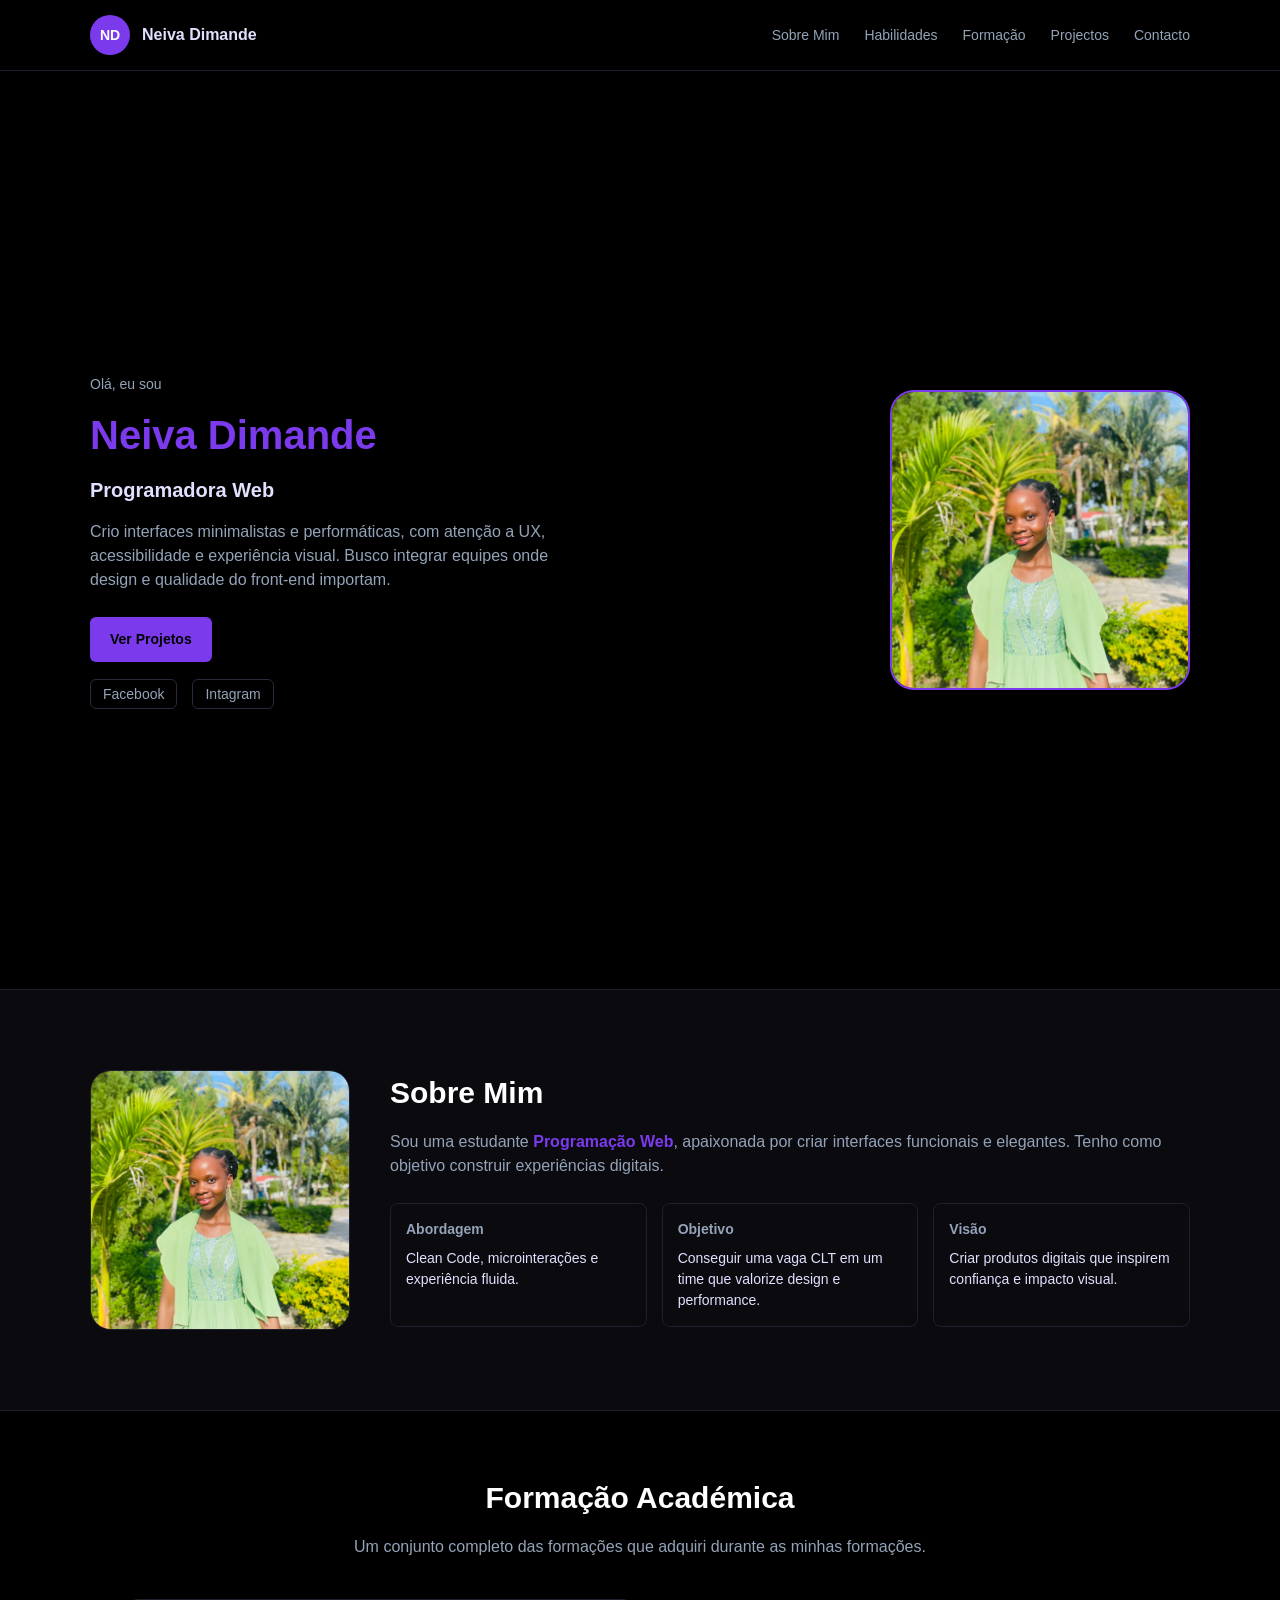
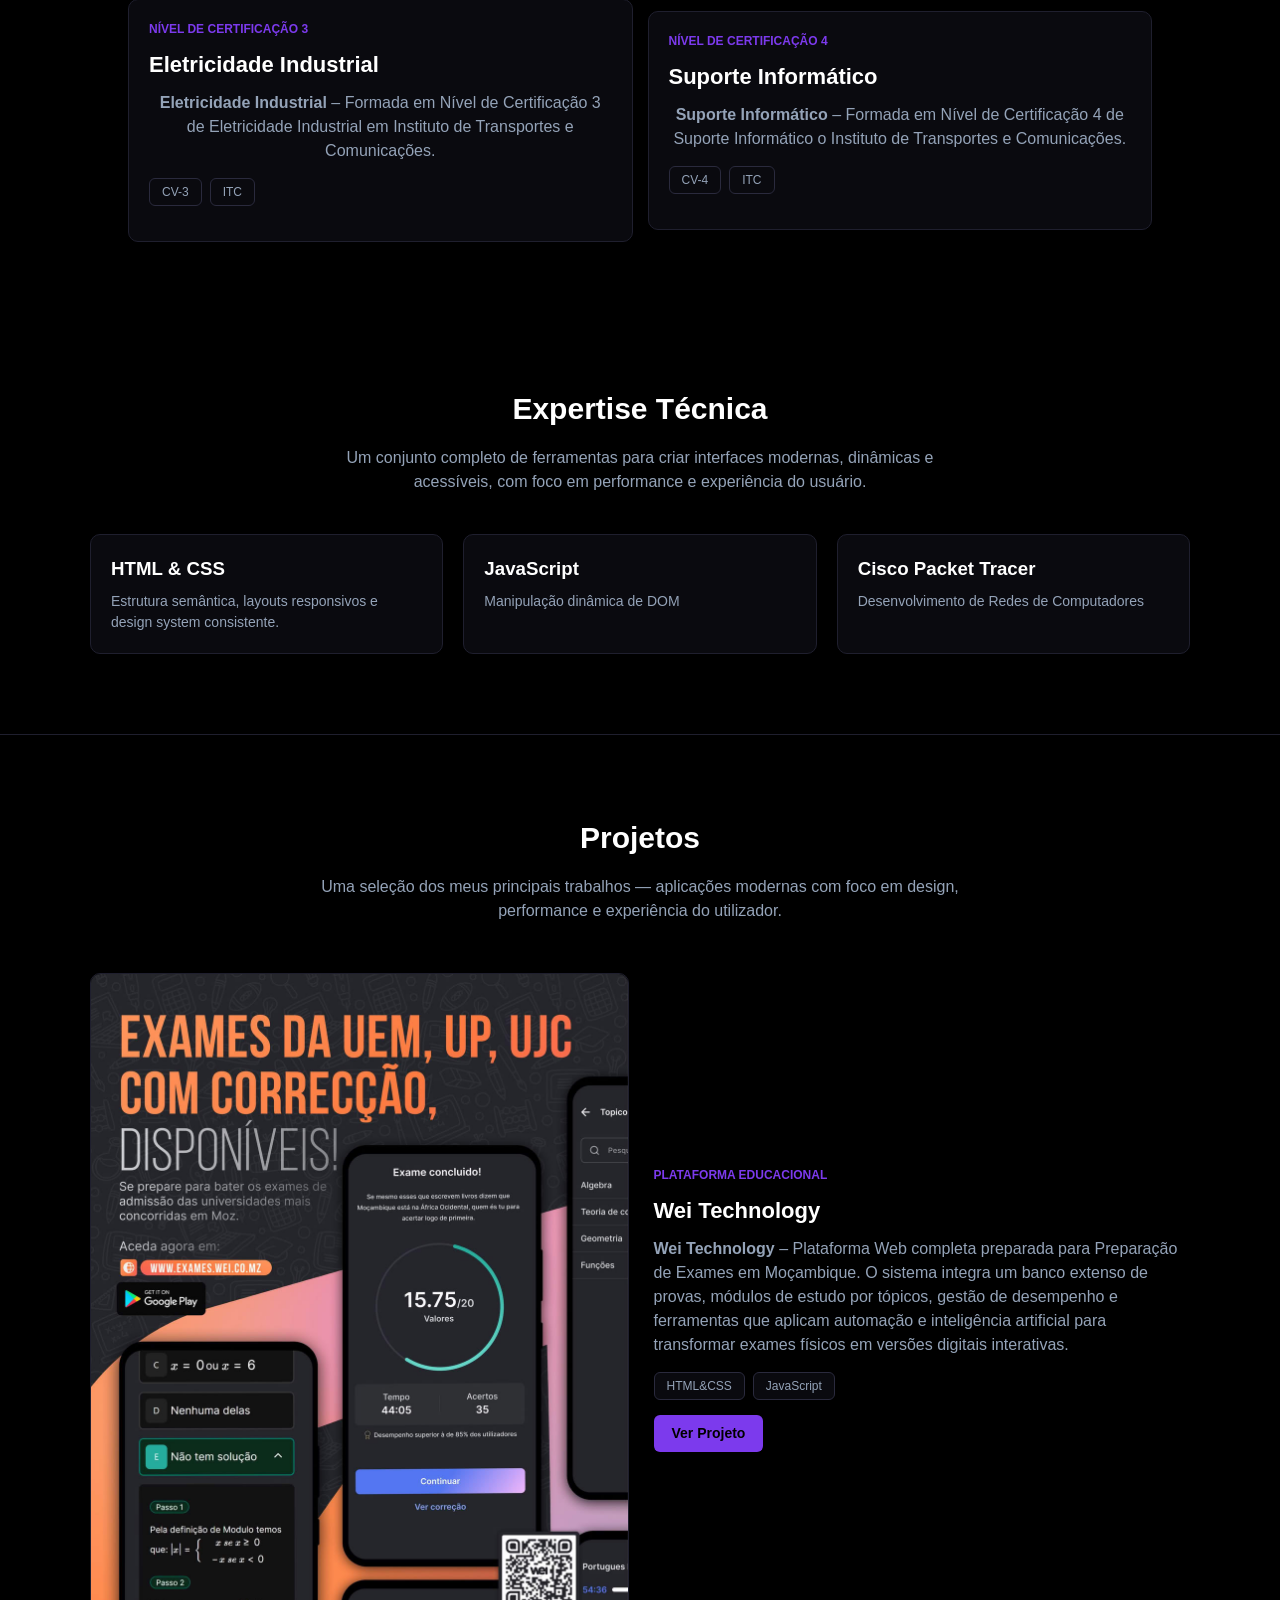
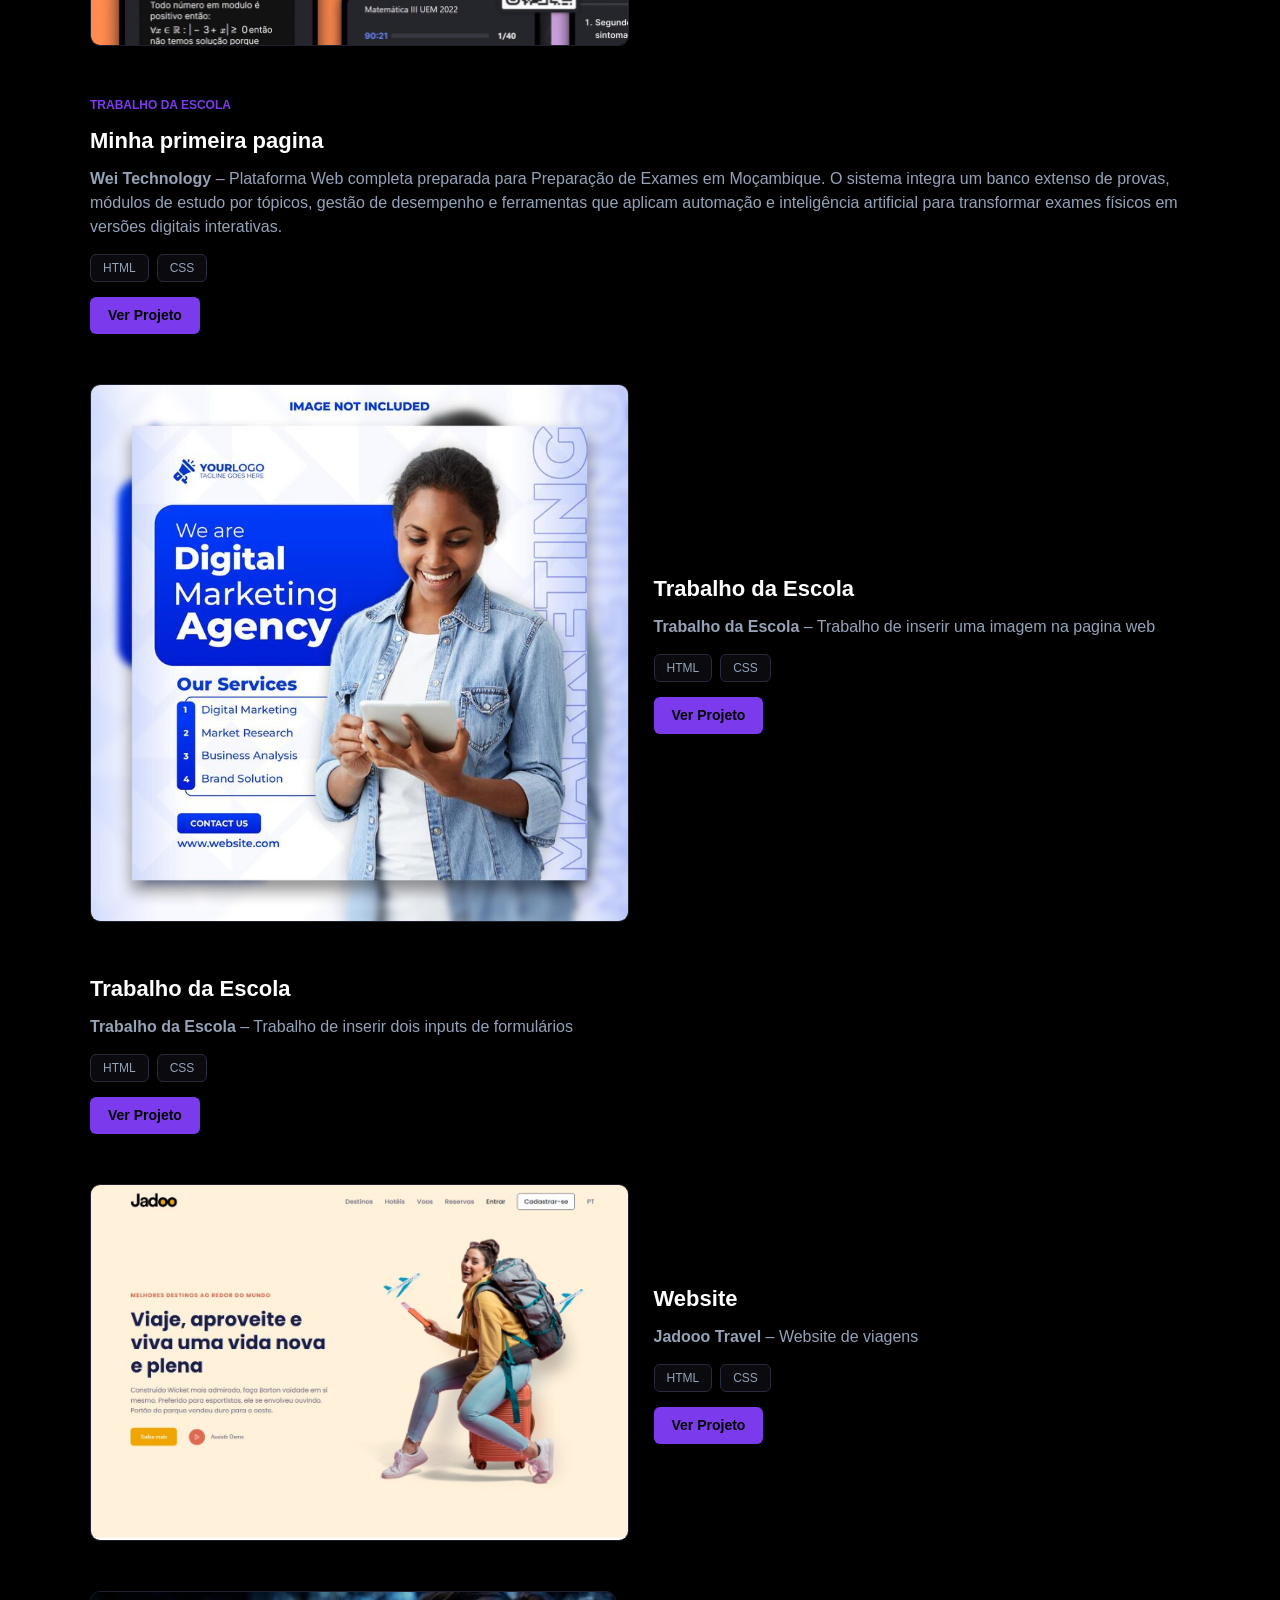
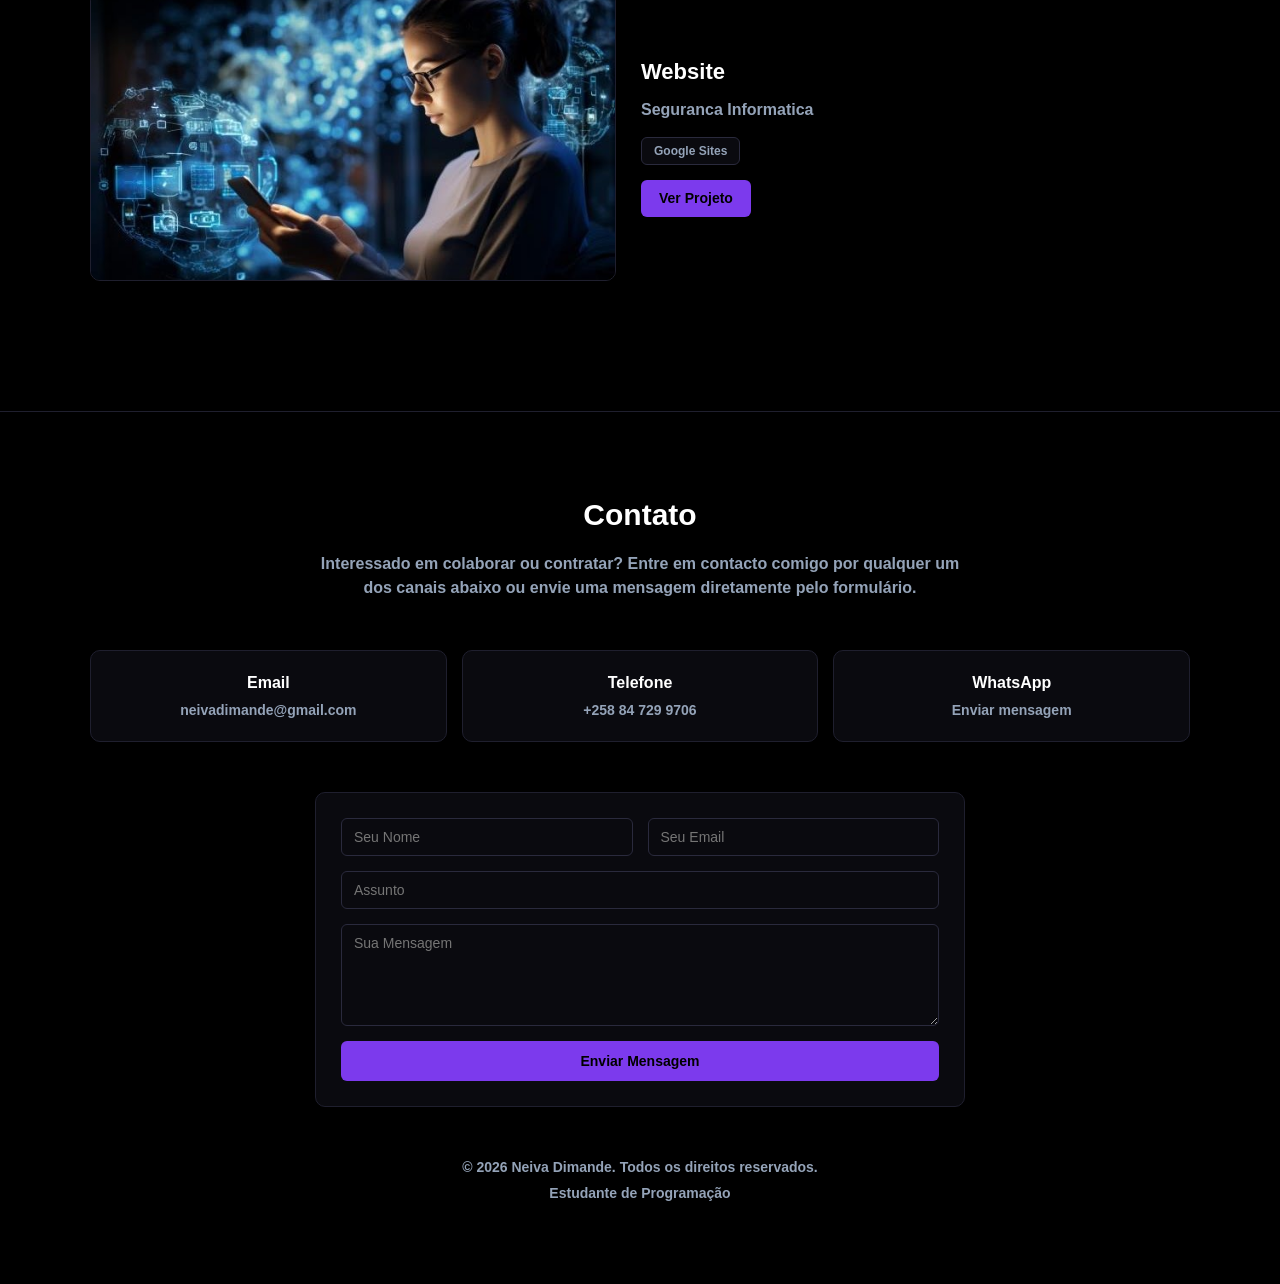
<file: index.html>
<!doctype html>
<html lang="pt">

<head>
    <meta charset="UTF-8" />
    <meta name="viewport" content="width=device-width, initial-scale=1.0" />
    <meta name="description" content="Portfólio de Allan Filimão Zita — Front-End Developer (UI)." />
    <title>Neiva Dimande</title>

    <link rel="shortcut icon" href="/assets/" type="image/x-icon">
    <link rel="stylesheet" href="style.css">
</head>

<body>

    <a href="#main" class="skip-link">Ir para o conteúdo</a>

    <header class="site-header">
        <nav id="site-nav" class="site-nav">
            <div class="nav-container">
                <div class="nav-brand">
                    <a href="#hero" class="brand-link" aria-label="Neiva Dimande">
                        <div class="brand-logo">
                            <span class="brand-initials">ND</span>
                        </div>
                        <span class="brand-name">Neiva Dimande</span>
                    </a>
                </div>

                <ul class="nav-links" role="menubar">
                    <li><a class="nav-link" href="#sobre-mim">Sobre Mim</a></li>
                    <li><a class="nav-link" href="#habilidades">Habilidades</a></li>
                    <li><a class="nav-link" href="#formation-section">Formação</a></li>
                    <li><a class="nav-link" href="#projectos">Projectos</a></li>
                    <li><a class="nav-link" href="#contacto">Contacto</a></li>
                </ul>

                <div class="nav-mobile-trigger">
                    <button id="mobile-toggle" aria-label="Abrir menu" class="mobile-toggle-btn">
                        <span class="menu-bar"></span>
                        <span class="menu-bar"></span>
                        <span class="menu-bar"></span>
                    </button>
                </div>
            </div>
        </nav>
    </header>

    <main id="main" class="main-content">

        <section id="hero" class="hero-section">
            <div class="hero-container">
                <div class="hero-layout">
                    <div class="hero-content">
                        <p class="hero-greeting">Olá, eu sou</p>
                        <h1 class="hero-title">Neiva Dimande</h1>
                        <p class="hero-role">Programadora Web</p>

                        <p class="hero-description">
                            Crio interfaces minimalistas e performáticas, com atenção a UX,
                            acessibilidade e experiência visual. Busco integrar equipes onde
                            design e qualidade do front-end importam.
                        </p>

                        <div class="hero-actions">
                            <div class="hero-buttons">
                                <a class="btn btn-primary" href="#projectos">Ver Projetos</a>
                            </div>

                            <ul class="social-list">
                                <li><a href="https://www.facebook.com/profile.php?id=100079036724283" target="_blank"
                                        class="social-link">Facebook</a></li>
                                <li><a href="https://www.instagram.com/neivadimande/" target="_blank"
                                        class="social-link">Intagram</a></li>
                            </ul>
                        </div>
                    </div>

                    <div class="hero-image-wrap">
                        <div class="profile-card">
                            <img src="./WhatsApp Image 2026-09-12 at 2.57.10 PM.jpeg" alt="Neiva Dimande" class="profile-img" />
                        </div>
                    </div>
                </div>
            </div>
        </section>

        <section id="sobre-mim" class="about-section">
            <div class="section-container">
                <div class="about-layout">
                    <div class="about-image-wrap">
                        <div class="about-image-circle">
                            <img src="./WhatsApp Image 2026-09-12 at 2.57.10 PM.jpeg" alt="Neiva Dimande - Perfil" class="profile-img" />
                        </div>
                    </div>

                    <div class="about-content">
                        <h2 class="section-title">Sobre Mim</h2>

                        <p class="about-text">
                            Sou uma estudante <span class="text-accent">Programação Web</span>, apaixonada
                            por criar interfaces funcionais e elegantes. Tenho como objetivo construir experiências
                            digitais.
                        </p>

                        <div class="about-grid">
                            <div class="about-card">
                                <h3 class="about-card-title">Abordagem</h3>
                                <p class="about-card-text">Clean Code, microinterações e experiência fluida.</p>
                            </div>
                            <div class="about-card">
                                <h3 class="about-card-title">Objetivo</h3>
                                <p class="about-card-text">Conseguir uma vaga CLT em um time que valorize design e
                                    performance.</p>
                            </div>
                            <div class="about-card">
                                <h3 class="about-card-title">Visão</h3>
                                <p class="about-card-text">Criar produtos digitais que inspirem confiança e impacto
                                    visual.</p>
                            </div>
                        </div>
                    </div>
                </div>
            </div>
        </section>

        <section id="formation-section" class="formation-section">
            <h2 class="section-title">Formação Académica</h2>
            <p class="section-subtitle">
                Um conjunto completo das formações que adquiri durante as minhas formações.
            </p>
            <div id="certificacoes">
                <div class="certificado">
                    <div>
                        <span class="project-tagline">Nível de Certificação 3</span>
                        <h3 class="project-title">Eletricidade Industrial</h3>
                        <p class="project-desc">
                            <strong>Eletricidade Industrial</strong> – Formada em Nível de Certificação 3 de
                            Eletricidade Industrial em Instituto de Transportes e Comunicações.
                        </p>
                        <div class="project-tags">
                            <span class="tag">CV-3</span>
                            <span class="tag">ITC</span>
                        </div>
                    </div>
                </div>
                <div class="certificado">
                    <div>
                        <span class="project-tagline">Nível de Certificação 4</span>
                        <h3 class="project-title">Suporte Informático</h3>
                        <p class="project-desc">
                            <strong>Suporte Informático</strong> – Formada em Nível de Certificação 4 de Suporte
                            Informático
                            o Instituto de Transportes e Comunicações.
                        </p>
                        <div class="project-tags">
                            <span class="tag">CV-4</span>
                            <span class="tag">ITC</span>
                        </div>
                    </div>
                </div>
            </div>
        </section>

        <section id="habilidades" class="skills-section">
            <div class="section-container text-center">
                <h2 class="section-title">Expertise Técnica</h2>
                <p class="section-subtitle">
                    Um conjunto completo de ferramentas para criar interfaces modernas,
                    dinâmicas e acessíveis, com foco em performance e experiência do usuário.
                </p>

                <div class="skills-grid">
                    <div class="skill-card">
                        <h3 class="skill-title">HTML & CSS</h3>
                        <p class="skill-text">Estrutura semântica, layouts responsivos e design system consistente.</p>
                    </div>
                    <div class="skill-card">
                        <h3 class="skill-title">JavaScript</h3>
                        <p class="skill-text">Manipulação dinâmica de DOM</p>
                    </div>
                    <div class="skill-card">
                        <h3 class="skill-title">Cisco Packet Tracer</h3>
                        <p class="skill-text">Desenvolvimento de Redes de Computadores</p>
                    </div>
                </div>
            </div>
        </section>

        <section id="projectos" class="projects-section">
            <div class="section-container">
                <div class="section-header text-center">
                    <h2 class="section-title">Projetos</h2>
                    <p class="section-subtitle">
                        Uma seleção dos meus principais trabalhos — aplicações modernas com foco em design,
                        performance e experiência do utilizador.
                    </p>
                </div>

                <div class="project-list">
                    <div class="project-card">
                        <div class="project-image">
                            <a href="https://exames.wei.co.mz" target="_blank">
                                <img src="./Wei Tecnology 3.jpg" alt="Wei Technology" class="project-img" />
                            </a>
                        </div>
                        <div class="project-info">
                            <span class="project-tagline">Plataforma Educacional</span>
                            <h3 class="project-title">Wei Technology</h3>
                            <p class="project-desc">
                                <strong>Wei Technology</strong> – Plataforma Web completa preparada para
                                Preparação de Exames em Moçambique. O sistema integra um banco extenso de
                                provas, módulos de estudo por tópicos, gestão de desempenho e ferramentas que
                                aplicam automação e inteligência artificial para transformar exames físicos em
                                versões digitais interativas.
                            </p>
                            <div class="project-tags">
                                <span class="tag">HTML&CSS</span>
                                <span class="tag">JavaScript</span>
                            </div>
                            <div class="project-buttons">
                                <a href="https://exames.wei.co.mz" target="_blank" class="btn btn-project-primary">Ver
                                    Projeto</a>
                            </div>
                        </div>
                    </div>
                    <div class="project-card">
                        <div class="project-info">
                            <span class="project-tagline">Trabalho da Escola</span>
                            <h3 class="project-title">Minha primeira pagina</h3>
                            <p class="project-desc">
                                <strong>Wei Technology</strong> – Plataforma Web completa preparada para
                                Preparação de Exames em Moçambique. O sistema integra um banco extenso de
                                provas, módulos de estudo por tópicos, gestão de desempenho e ferramentas que
                                aplicam automação e inteligência artificial para transformar exames físicos em
                                versões digitais interativas.
                            </p>
                            <div class="project-tags">
                                <span class="tag">HTML</span>
                                <span class="tag">CSS</span>
                            </div>
                            <div class="project-buttons">
                                <a href="exercicio1/Exercicio1.html" target="_blank" class="btn btn-project-primary">Ver
                                    Projeto</a>
                            </div>
                        </div>
                    </div>
                    <div class="project-card">
                        <div class="project-image">
                            <a href="https://exames.wei.co.mz" target="_blank">
                                <img src="exercicio6/image1.png" alt="Wei Technology" class="project-img" />
                            </a>
                        </div>
                        <div class="project-info">
                            <h3 class="project-title">Trabalho da Escola</h3>
                            <p class="project-desc">
                                <strong>Trabalho da Escola</strong> – Trabalho de inserir uma imagem na pagina web
                            </p>
                            <div class="project-tags">
                                <span class="tag">HTML</span>
                                <span class="tag">CSS</span>
                            </div>
                            <div class="project-buttons">
                                <a href="exercicio6/Exercicio1.html" target="_blank" class="btn btn-project-primary">Ver
                                    Projeto</a>
                            </div>
                        </div>
                    </div>
                    <div class="project-card">
                        <div class="project-info">
                            <h3 class="project-title">Trabalho da Escola</h3>
                            <p class="project-desc">
                                <strong>Trabalho da Escola</strong> – Trabalho de inserir dois inputs de formulários
                            </p>
                            <div class="project-tags">
                                <span class="tag">HTML</span>
                                <span class="tag">CSS</span>
                            </div>
                            <div class="project-buttons">
                                <a href="exercicio7/Exercicio1.html" target="_blank" class="btn btn-project-primary">Ver
                                    Projeto</a>
                            </div>
                        </div>
                    </div>
                    <div class="project-card">
                        <div class="project-image">
                            <a href="https://exames.wei.co.mz" target="_blank">
                                <img src="jadoo.teldio.png"
                                    alt="Wei Technology" class="project-img" />
                            </a>
                        </div>
                        <div class="project-info">
                            <h3 class="project-title">Website</h3>
                            <p class="project-desc">
                                <strong>Jadooo Travel</strong> – Website de viagens
                            </p>
                            <div class="project-tags">
                                <span class="tag">HTML</span>
                                <span class="tag">CSS</span>
                            </div>
                            <div class="project-buttons">
                                <a href="https://jadoo-chi-six.vercel.app/" target="_blank"
                                    class="btn btn-project-primary">Ver Projeto</a>
                            </div>
                        </div>
                    </div>
                    <div class="project-card">
                        <div class="project-image">
                            <a href="https://exames.wei.co.mz" target="_blank">
                                <img src="./unnamed.jpg"
                                    alt="Wei Technology" class="project-img" />
                            </a>
                        </div>
                        <div class="project-info">
                            <h3 class="project-title">Website</h3>
                            <p class="project-desc">
                                <strong>Seguranca Informatica
                            </p>
                            <div class="project-tags">
                                <span class="tag">Google Sites</span>
                            </div>
                            <div class="project-buttons">
                                <a href=https://sites.google.com/view/neivadimande/p%C3%A1gina-inicial" target="_blank"
                                    class="btn btn-project-primary">Ver Projeto</a>
                            </div>
                        </div>
                    </div>
        </section>

        <section id="contacto" class="contact-section">
            <div class="section-container">
                <div class="section-header text-center">
                    <h2 class="section-title">Contato</h2>
                    <p class="section-subtitle">
                        Interessado em colaborar ou contratar? Entre em contacto comigo por qualquer um dos
                        canais abaixo ou envie uma mensagem diretamente pelo formulário.
                    </p>
                </div>

                <div class="contact-cards-grid">
                    <a href="mailto:allanfilimaozita@gmail.com" target="_blank" rel="noopener noreferrer"
                        class="contact-card-link">
                        <div class="contact-card">
                            <h4 class="contact-title">Email</h4>
                            <p class="contact-text">neivadimande@gmail.com</p>
                        </div>
                    </a>
                    <a href="tel:+258833892851" target="_blank" rel="noopener noreferrer" class="contact-card-link">
                        <div class="contact-card">
                            <h4 class="contact-title">Telefone</h4>
                            <p class="contact-text">+258 84 729 9706</p>
                        </div>
                    </a>
                    <a href="https://wa.me/258847299706" target="_blank" rel="noopener noreferrer"
                        class="contact-card-link">
                        <div class="contact-card">
                            <h4 class="contact-title">WhatsApp</h4>
                            <p class="contact-text">Enviar mensagem</p>
                        </div>
                    </a>
                </div>

                <div class="contact-form-wrap">
                    <form action="#" method="POST" class="contact-form">
                        <div class="form-row">
                            <input type="text" name="name" placeholder="Seu Nome" class="form-input" required>
                            <input type="email" name="email" placeholder="Seu Email" class="form-input" required>
                        </div>
                        <input type="text" name="subject" placeholder="Assunto" class="form-input form-input-full"
                            required>
                        <textarea name="message" rows="5" placeholder="Sua Mensagem" class="form-input form-input-full"
                            required></textarea>
                        <button type="submit" class="btn btn-submit">Enviar Mensagem</button>
                    </form>
                </div>

                <div class="site-footer">
                    <p>&copy; 2026 Neiva Dimande. Todos os direitos reservados.</p>
                    <p class="site-footer-sub">Estudante de Programação</p>
                </div>
            </div>
        </section>
    </main>

</body>

</html>
</file>
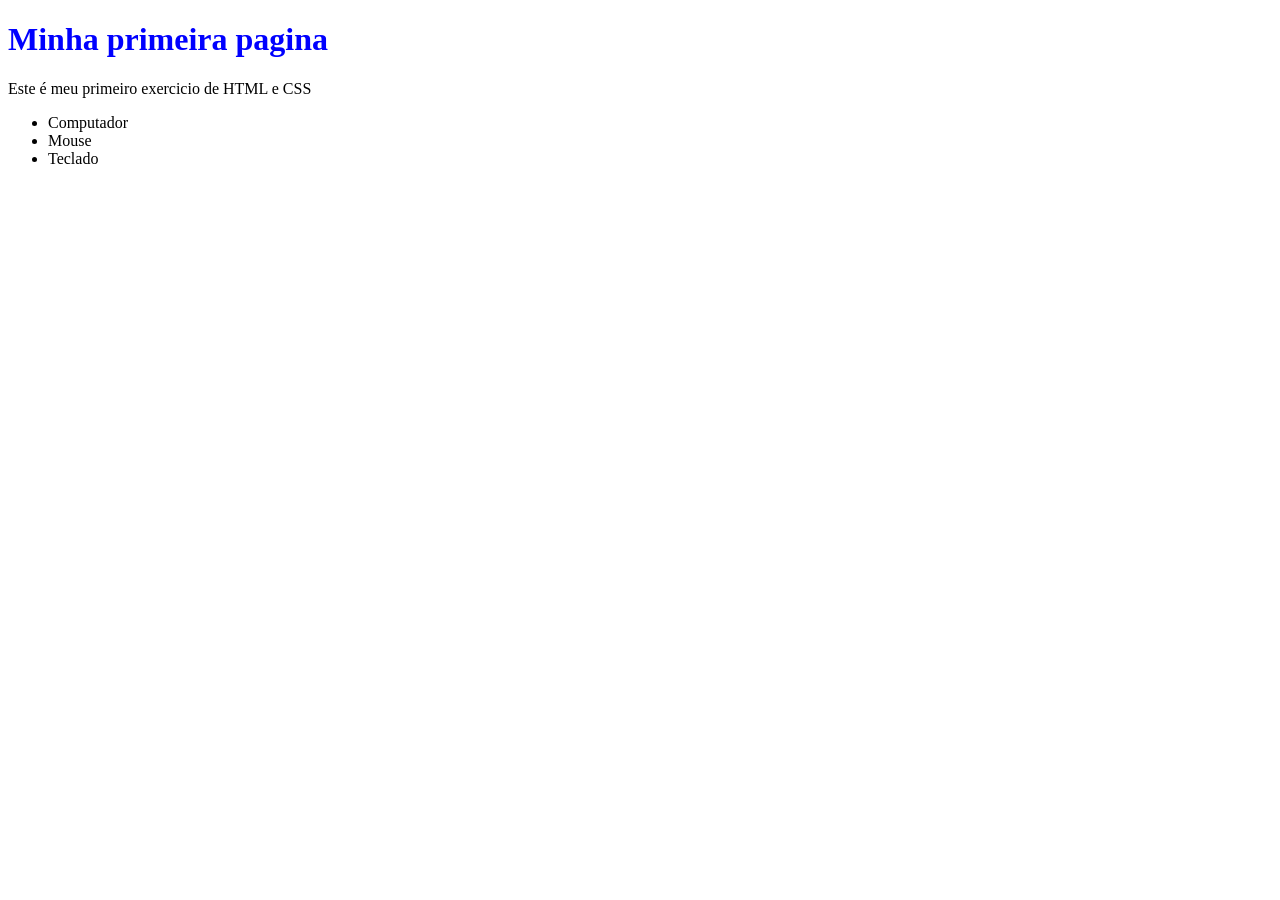
<file: exercicio1/Exercicio1.html>
<!DOCTYPE html>
<html lang="en">
<head>
    <meta charset="UTF-8">
    <meta name="viewport" content="width=<>, initial-scale=1.0">
    <title>Document</title>

    <style>
        h1 {
            color: blue
        };
    </style>
</head>
<body>
    <h1>Minha primeira pagina</h1>
    <p>Este é meu primeiro exercicio de HTML e CSS</p>

    <ul>
        <li>Computador
        </li>
        <li>Mouse</li>
        <li>Teclado</li>
    </ul>

</body>
</html>
</file>
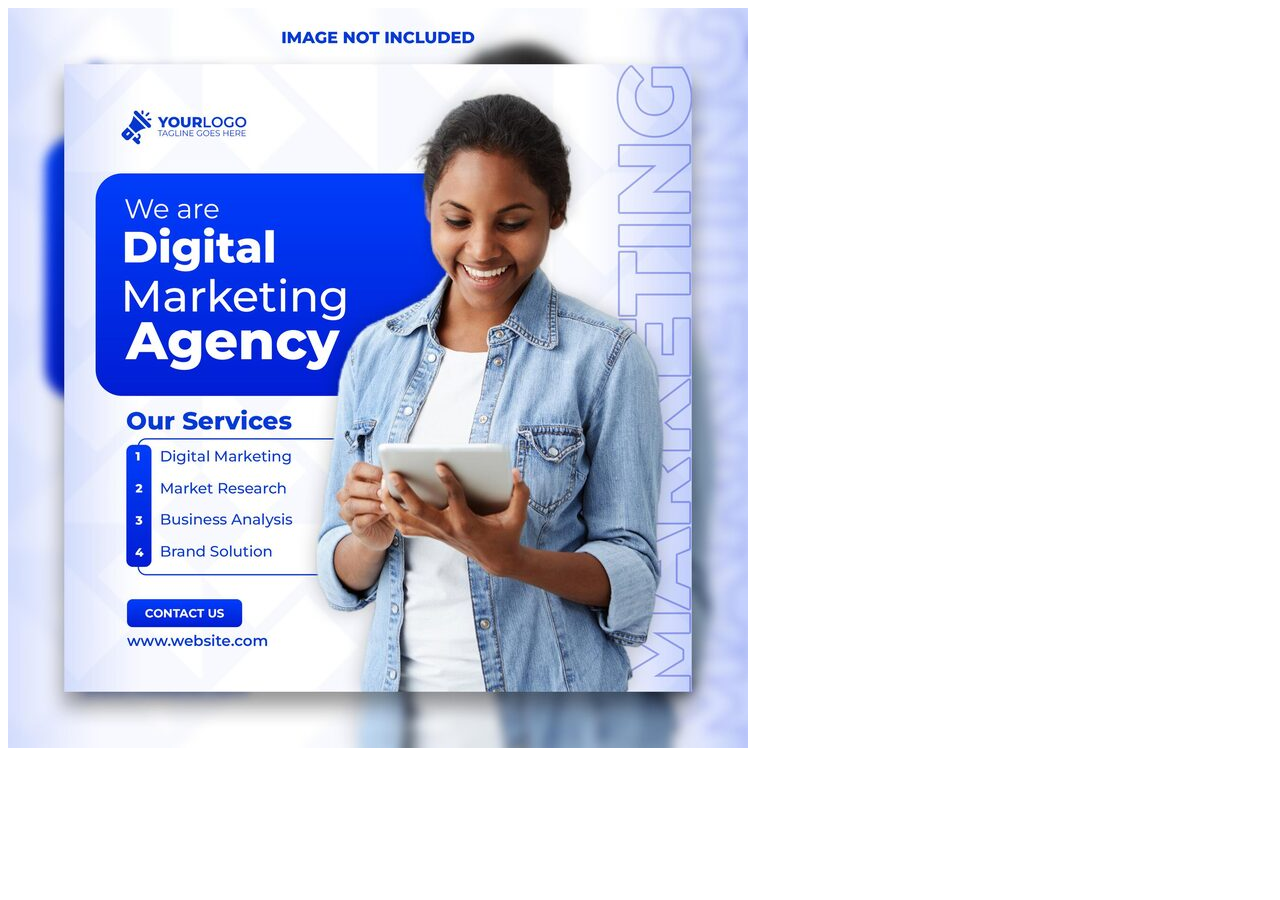
<file: exercicio6/Exercicio1.html>
<!DOCTYPE html>
<html lang="en">
<head>
    <meta charset="UTF-8">
    <meta name="viewport" content="width=device-width, initial-scale=1.0">
    <title>Document</title>
</head>
<body>
    <img src="image1.png" alt="Marketing Digital">
</body>
</html>
</file>
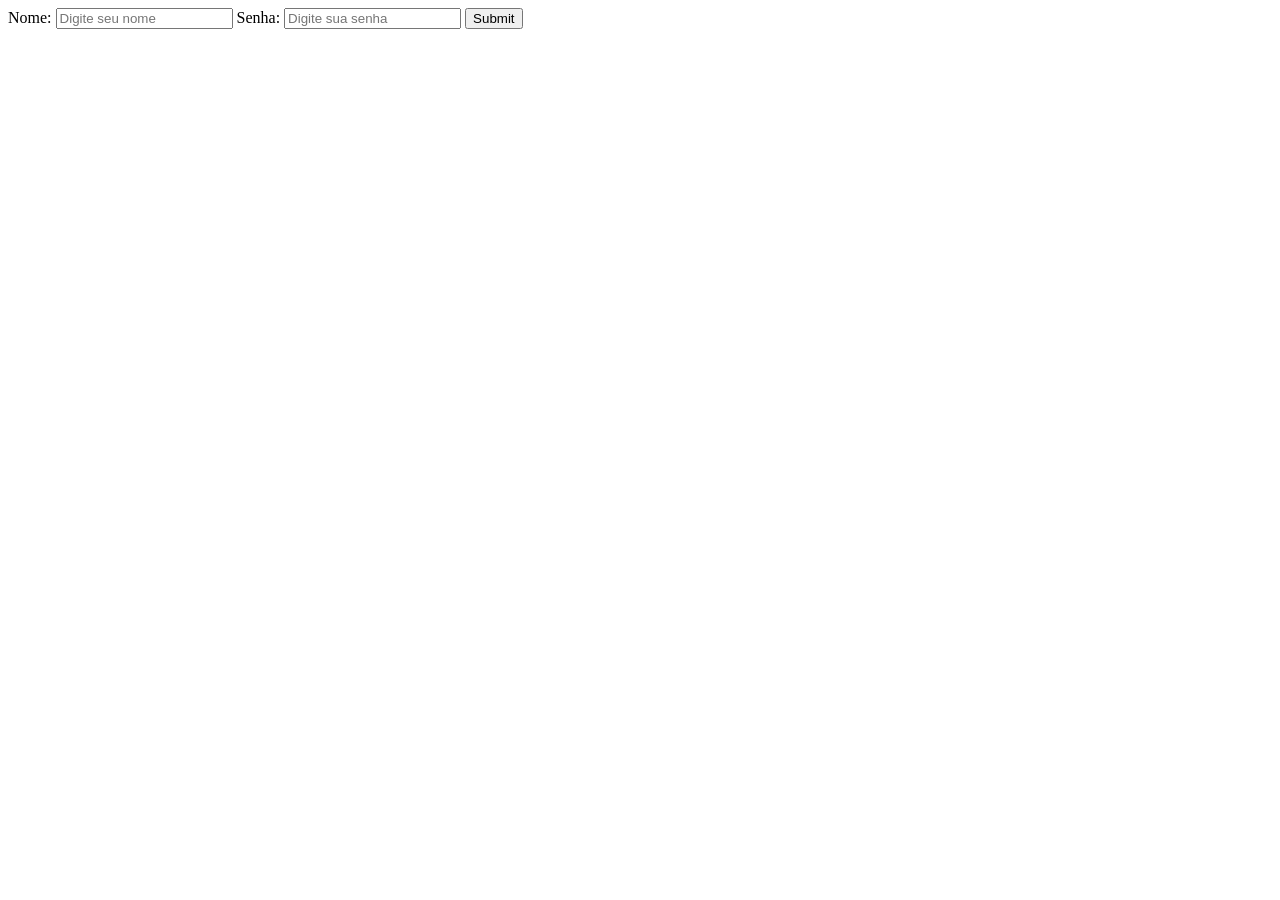
<file: exercicio7/Exercicio1.html>
<!DOCTYPE html>
<html lang="en">
<head>
    <meta charset="UTF-8">
    <meta name="viewport" content="width=device-width, initial-scale=1.0">
    <title>Document</title>
</head>
<body>
    <form>
        <label for="nome">Nome:</label>
        <input type="text" name="nome" placeholder="Digite seu nome">
        
        <label for="senha">Senha:</label>
        <input type="password" name="senha" placeholder="Digite sua senha">

        <button type="submit">Submit</button>
    </form>
</body>
</html>
</file>
<file: style.css>
* {
    margin: 0;
    padding: 0;
    box-sizing: border-box;
}

body {
    background-color: #000000;
    color: #e0e0ff;
    font-family: Arial, Helvetica, sans-serif;
    line-height: 1.5;
}

a {
    color: inherit;
    text-decoration: none;
}

img {
    max-width: 100%;
    display: block;
}

ul {
    list-style: none;
}

.skip-link {
    position: absolute;
    left: -9999px;
    top: 0;
    background-color: #7c3aed;
    color: #ffffff;
    padding: 10px 15px;
    border-radius: 4px;
    z-index: 999;
}

.skip-link:focus {
    left: 15px;
    top: 15px;
}

.site-header {
    position: fixed;
    width: 100%;
    top: 0;
    z-index: 40;
}

.site-nav {
    background-color: #000000;
    border-bottom: 1px solid #1f1f2e;
}

.nav-container {
    max-width: 1150px;
    margin: 0 auto;
    padding: 15px 25px;
    display: flex;
    align-items: center;
    justify-content: space-between;
}

.nav-brand,
.brand-link {
    display: flex;
    align-items: center;
    gap: 12px;
}

.brand-logo {
    width: 40px;
    height: 40px;
    border-radius: 50%;
    background-color: #7c3aed;
    display: flex;
    align-items: center;
    justify-content: center;
}

.brand-initials {
    font-weight: 600;
    font-size: 14px;
    color: #ffffff;
}

.brand-name {
    display: none;
    font-weight: 600;
    color: #e0e0ff;
}

.nav-links {
    display: none;
    gap: 25px;
    font-size: 14px;
}

.nav-link {
    color: #94a3b8;
}

.nav-link:hover {
    color: #7c3aed;
}

.nav-mobile-trigger {
    display: flex;
}

.mobile-toggle-btn {
    background: transparent;
    border: 1px solid #2a2a3d;
    border-radius: 6px;
    padding: 8px 10px;
    cursor: pointer;
}

.mobile-toggle-btn:hover {
    border-color: #00d4ff;
}

.menu-bar {
    display: block;
    width: 20px;
    height: 2px;
    background-color: #94a3b8;
    margin: 4px 0;
}

.mobile-menu {
    border-top: 1px solid #1f1f2e;
    background-color: #0a0a0f;
}

.mobile-menu.hidden {
    display: none;
}

.mobile-menu-inner {
    padding: 15px 25px;
}

.mobile-nav-link {
    display: block;
    padding: 8px 0;
}

@media (min-width: 768px) {
    .brand-name {
        display: inline-block;
    }

    .nav-links {
        display: flex;
        align-items: center;
    }

    .nav-mobile-trigger {
        display: none;
    }

    .mobile-menu {
        display: none;
    }
}

.main-content {
    padding-top: 90px;
}

.section-container {
    max-width: 1150px;
    margin: 0 auto;
    padding: 0 25px;
}

.section-container-md {
    max-width: 950px;
    margin: 0 auto;
    padding: 0 25px;
}

.section-title {
    font-size: 30px;
    font-weight: 600;
    color: #ffffff;
    margin-bottom: 15px;
}

.section-subtitle {
    color: #94a3b8;
    max-width: 650px;
    margin: 0 auto 40px;
}

.section-header {
    margin-bottom: 50px;
}

.text-center {
    text-align: center;
}

.text-accent {
    color: #7c3aed;
    font-weight: 600;
}

.text-strong {
    color: #ffffff;
    font-weight: 600;
}

.profile-img {
    object-fit: cover;
    width: 100%;
    height: 100%;
}

.btn {
    display: inline-block;
    text-align: center;
    padding: 12px 20px;
    border-radius: 6px;
    font-size: 14px;
    cursor: pointer;
}

.hero-section {
    min-height: 100vh;
    display: flex;
    align-items: center;
    background-color: #000000;
    border-bottom: 1px solid #1f1f2e;
}

.hero-container {
    max-width: 1150px;
    margin: 0 auto;
    padding: 60px 25px;
    width: 100%;
}

.hero-layout {
    display: flex;
    flex-direction: column;
    gap: 40px;
    align-items: center;
}

.hero-greeting {
    font-size: 14px;
    color: #94a3b8;
    margin-bottom: 10px;
}

.hero-title {
    font-size: 40px;
    color: #7c3aed;
    margin-bottom: 10px;
}

.hero-role {
    font-size: 20px;
    font-weight: 600;
    margin-bottom: 15px;
}

.hero-description {
    color: #94a3b8;
    max-width: 500px;
    margin-bottom: 25px;
}

.hero-actions {
    display: flex;
    flex-direction: column;
    gap: 20px;
}

.hero-buttons {
    display: flex;
    flex-wrap: wrap;
    gap: 12px;
}

.btn-primary {
    background-color: #7c3aed;
    color: #000000;
    font-weight: 600;
}

.btn-outline {
    border: 2px solid #2a2a3d;
    color: #e0e0ff;
}

.social-list {
    display: flex;
    gap: 15px;
}

.social-link {
    color: #94a3b8;
    font-size: 14px;
    border: 1px solid #2a2a3d;
    padding: 6px 12px;
    border-radius: 6px;
}

.social-link:hover {
    color: #7c3aed;
    border-color: #7c3aed;
}

.profile-card {
    width: 220px;
    height: 220px;
    border-radius: 8%;
    overflow: hidden;
    border: 2px solid #7c3aed;
    margin: 0 auto;
}

@media (min-width: 768px) {
    .hero-layout {
        flex-direction: row;
        justify-content: space-between;
    }

    .hero-content {
        max-width: 60%;
    }

    .profile-card {
        width: 300px;
        height: 300px;
    }
}

.about-section {
    padding: 80px 0;
    border-bottom: 1px solid #1f1f2e;
    background-color: #0a0a0f;
}

.about-layout {
    display: flex;
    flex-direction: column;
    gap: 40px;
    align-items: center;
}

.about-image-circle {
    width: 260px;
    height: 260px;
    border-radius: 8%;
    overflow: hidden;
    border: 1px solid #1f1f2e;
}

.about-text {
    color: #94a3b8;
    margin-bottom: 20px;
}

.about-grid {
    display: flex;
    flex-wrap: wrap;
    gap: 15px;
    margin-top: 25px;
}

.about-card {
    flex: 1 1 220px;
    padding: 15px;
    border: 1px solid #1f1f2e;
    border-radius: 8px;
    transition: 0.3s;
}

.about-card:hover {
    border-color: #7c3aed;
    transform: translateY(-20px);
}

.about-card-title {
    font-size: 14px;
    color: #94a3b8;
    margin-bottom: 8px;
}

.about-card-text {
    color: #e0e0ff;
    font-size: 14px;
}

@media (min-width: 768px) {
    .about-layout {
        flex-direction: row;
        align-items: flex-start;
    }

    .about-image-wrap {
        flex: 0 0 260px;
    }

    .about-content {
        flex: 1;
    }
}

#formation-section {
    display: flex;
    flex-direction: column;
    align-items: center;
    justify-content: center;
    padding: 5% 10%;

}

#formation-section p {
    text-align: center;
}

#certificacoes {

    display: flex;
    align-items: center;
    justify-content: center;
    gap: 15px;

}

.certificado {
    flex: 1 1 250px;
    padding: 20px;
    border-radius: 10px;
    border: 1px solid #1f1f2e;
    background-color: #0a0a0f;
    text-align: left;
    transition: 0.4s;

}

.skills-section {
    padding: 80px 0;
    border-bottom: 1px solid #1f1f2e;
    background-color: #000000;
}

.skills-grid {
    display: flex;
    flex-wrap: wrap;
    gap: 20px;
}

.skill-card {
    flex: 1 1 250px;
    padding: 20px;
    border-radius: 10px;
    border: 1px solid #1f1f2e;
    background-color: #0a0a0f;
    text-align: left;
    transition: 0.4s;
}

.skill-card:hover {
    border-color: #7c3aed;
}

.skill-card:active {
    transform: translateY(-20px);
}

.skill-title {
    color: #ffffff;
    font-weight: 600;
    margin-bottom: 8px;
}

.skill-text {
    color: #94a3b8;
    font-size: 14px;
}

.experience-section {
    padding: 80px 0;
    border-bottom: 1px solid #1f1f2e;
    background-color: #000000;
}

.timeline {
    display: flex;
    flex-direction: column;
    gap: 30px;
}

.timeline-item {
    padding: 20px;
    border-left: 3px solid #00d4ff;
    background-color: #0a0a0f;
    border-radius: 6px;
}

.timeline-title {
    color: #ffffff;
    font-weight: 600;
    font-size: 18px;
    margin-bottom: 5px;
}

.timeline-company {
    color: #00d4ff;
    font-size: 14px;
    margin-bottom: 5px;
}

.timeline-date {
    color: #94a3b8;
    font-size: 14px;
    margin-bottom: 10px;
}

.timeline-desc {
    color: #94a3b8;
    font-size: 14px;
}

.projects-section {
    padding: 80px 0;
    border-bottom: 1px solid #1f1f2e;
    background-color: #000000;
}

.project-list {
    display: flex;
    flex-direction: column;
    gap: 50px;
}

.project-card {
    display: flex;
    flex-direction: column;
    gap: 25px;
}

.project-image {
    border-radius: 10px;
    overflow: hidden;
    border: 1px solid #1f1f2e;
}

.project-img {
    object-fit: cover;
    width: 100%;
    height: 100%;
}

.project-tagline {
    font-size: 12px;
    text-transform: uppercase;
    color: #7c3aed;
    font-weight: 600;
    display: block;
    margin-bottom: 10px;
}

.project-title {
    font-size: 22px;
    font-weight: 600;
    color: #ffffff;
    margin-bottom: 10px;
}

.project-desc {
    color: #94a3b8;
    margin-bottom: 15px;
}

.project-tags {
    display: flex;
    flex-wrap: wrap;
    gap: 8px;
    margin-bottom: 15px;
}

.tag {
    padding: 4px 12px;
    border-radius: 6px;
    background-color: #0a0a0f;
    font-size: 12px;
    color: #94a3b8;
    border: 1px solid #2a2a3d;
}

.project-buttons {
    display: flex;
    flex-wrap: wrap;
    gap: 10px;
}

.btn-project-primary {
    background-color: #7c3aed;
    color: #000000;
    font-weight: 600;
    padding: 8px 18px;
    border-radius: 6px;
    font-size: 14px;
}

.btn-project-outline {
    border: 1px solid #1f1f2e;
    color: #e0e0ff;
    padding: 8px 18px;
    border-radius: 6px;
    font-size: 14px;
}

.btn-project-outline:hover {
    border-color: #00d4ff;
    color: #00d4ff;
}

@media (min-width: 768px) {
    .project-card {
        flex-direction: row;
        align-items: center;
    }

    .project-image,
    .project-info {
        flex: 1;
    }
}

.contact-section {
    padding: 80px 0;
    background-color: #000000;
}

.contact-cards-grid {
    display: flex;
    flex-wrap: wrap;
    gap: 15px;
    margin-bottom: 50px;
}

.contact-cards-grid a {
    transition: 0.4s;
}

.contact-cards-grid a:active {
    transform: translateY(-20px);
}

.contact-card-link {
    flex: 1 1 180px;
}

.contact-card {
    background-color: #0a0a0f;
    border-radius: 10px;
    border: 1px solid #1f1f2e;
    padding: 20px;
    text-align: center;
    transition: 0.3s;
}

.contact-card:hover {
    border-color: #7c3aed;
}

.contact-title {
    color: #ffffff;
    font-weight: 600;
    margin-bottom: 5px;
}

.contact-text {
    color: #94a3b8;
    font-size: 14px;
}

.contact-form-wrap {
    max-width: 650px;
    margin: 0 auto;
    background-color: #0a0a0f;
    border: 1px solid #1f1f2e;
    border-radius: 10px;
    padding: 25px;
    transition: 0.3s;
}

.contact-form-wrap:hover {
    border-color: #7c3aed;
}

.contact-form {
    display: flex;
    flex-direction: column;
    gap: 15px;
}

.form-row {
    display: flex;
    flex-direction: column;
    gap: 15px;
}

.form-input {
    background-color: transparent;
    border: 1px solid #2a2a3d;
    border-radius: 6px;
    padding: 10px 12px;
    font-size: 14px;
    color: #ffffff;
    font-family: inherit;
}

.form-input:focus {
    border-color: #7c3aed;
    outline: none;
}

.form-input-full {
    width: 100%;
}

.btn-submit {
    background-color: #7c3aed;
    color: #000000;
    font-weight: 600;
    padding: 12px 20px;
    border: none;
    border-radius: 6px;
    cursor: pointer;
    font-size: 14px;
}

.btn-submit:hover {
    background-color: #af89f1;
}

@media (min-width: 768px) {
    .form-row {
        flex-direction: row;
    }

    .form-row .form-input {
        flex: 1;
    }
}

.site-footer {
    text-align: center;
    margin-top: 50px;
    color: #94a3b8;
    font-size: 14px;
}

.site-footer-sub {
    margin-top: 5px;
}
</file>
